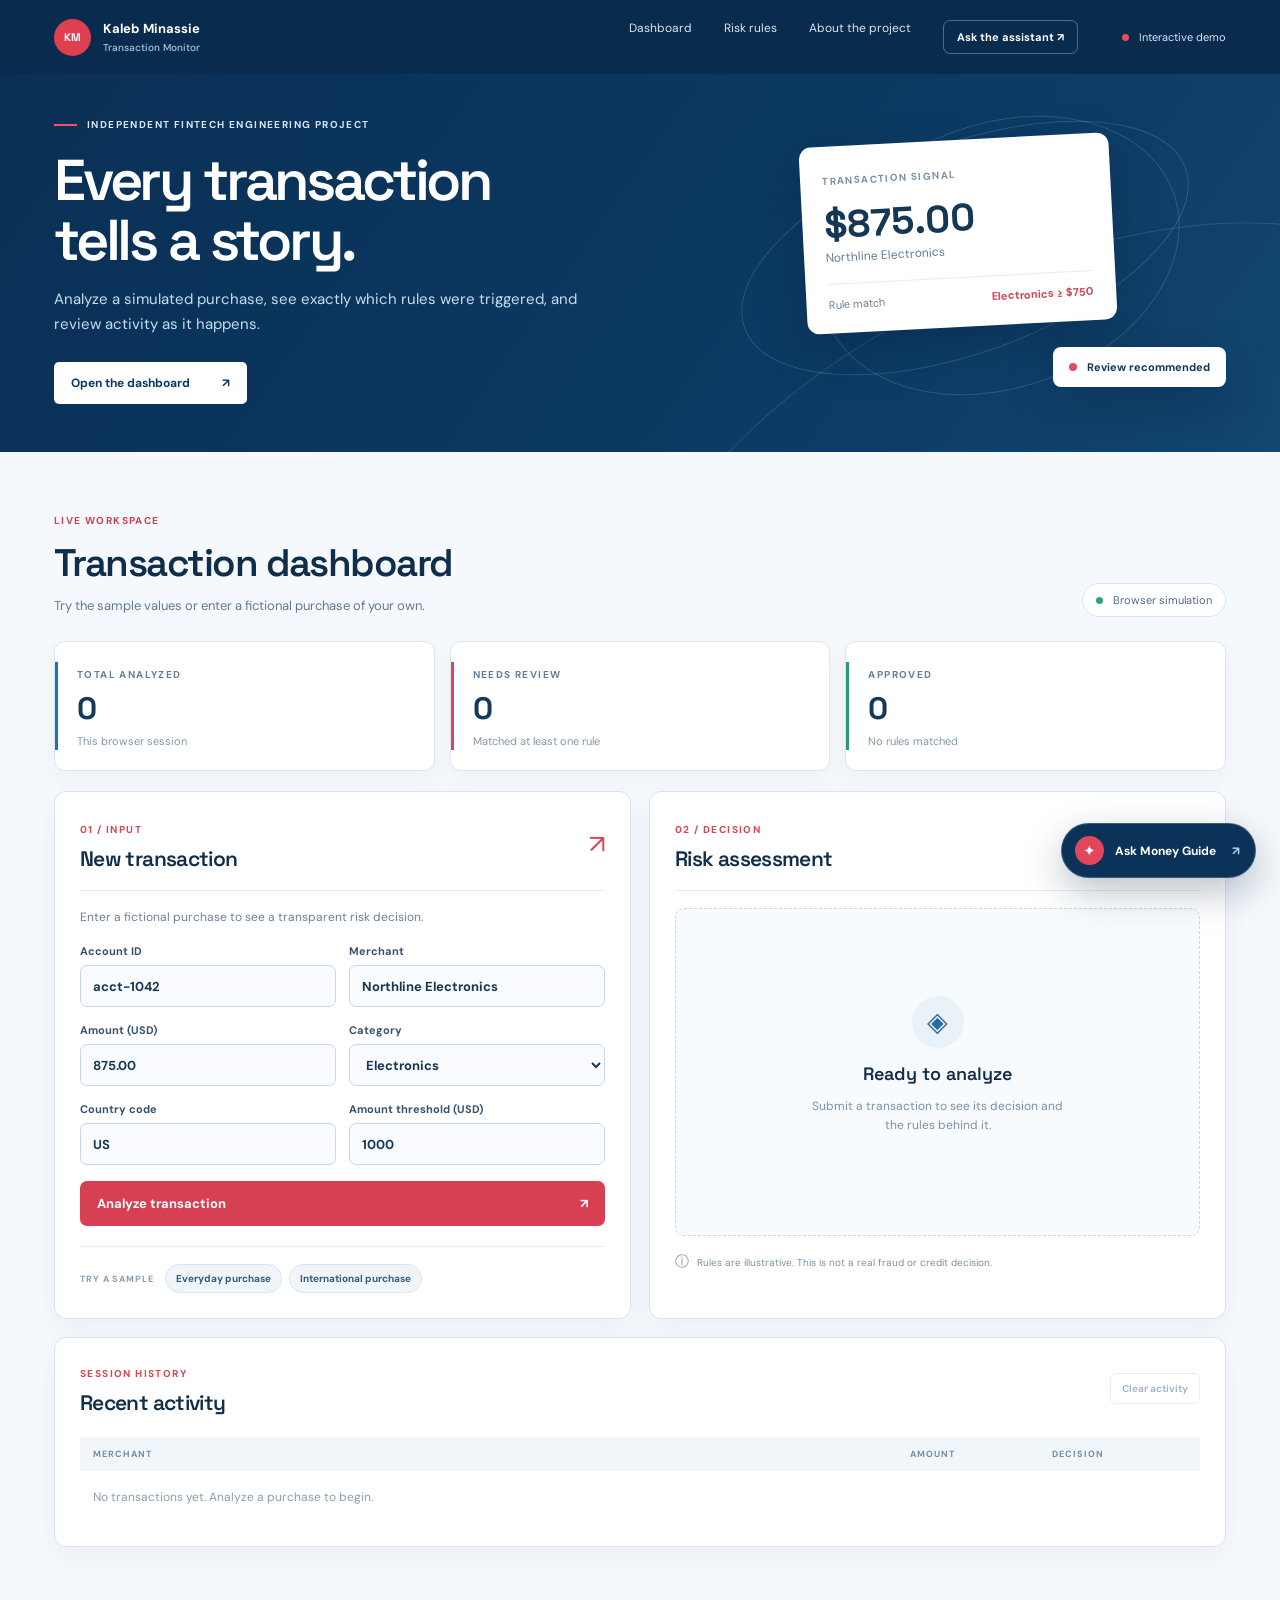
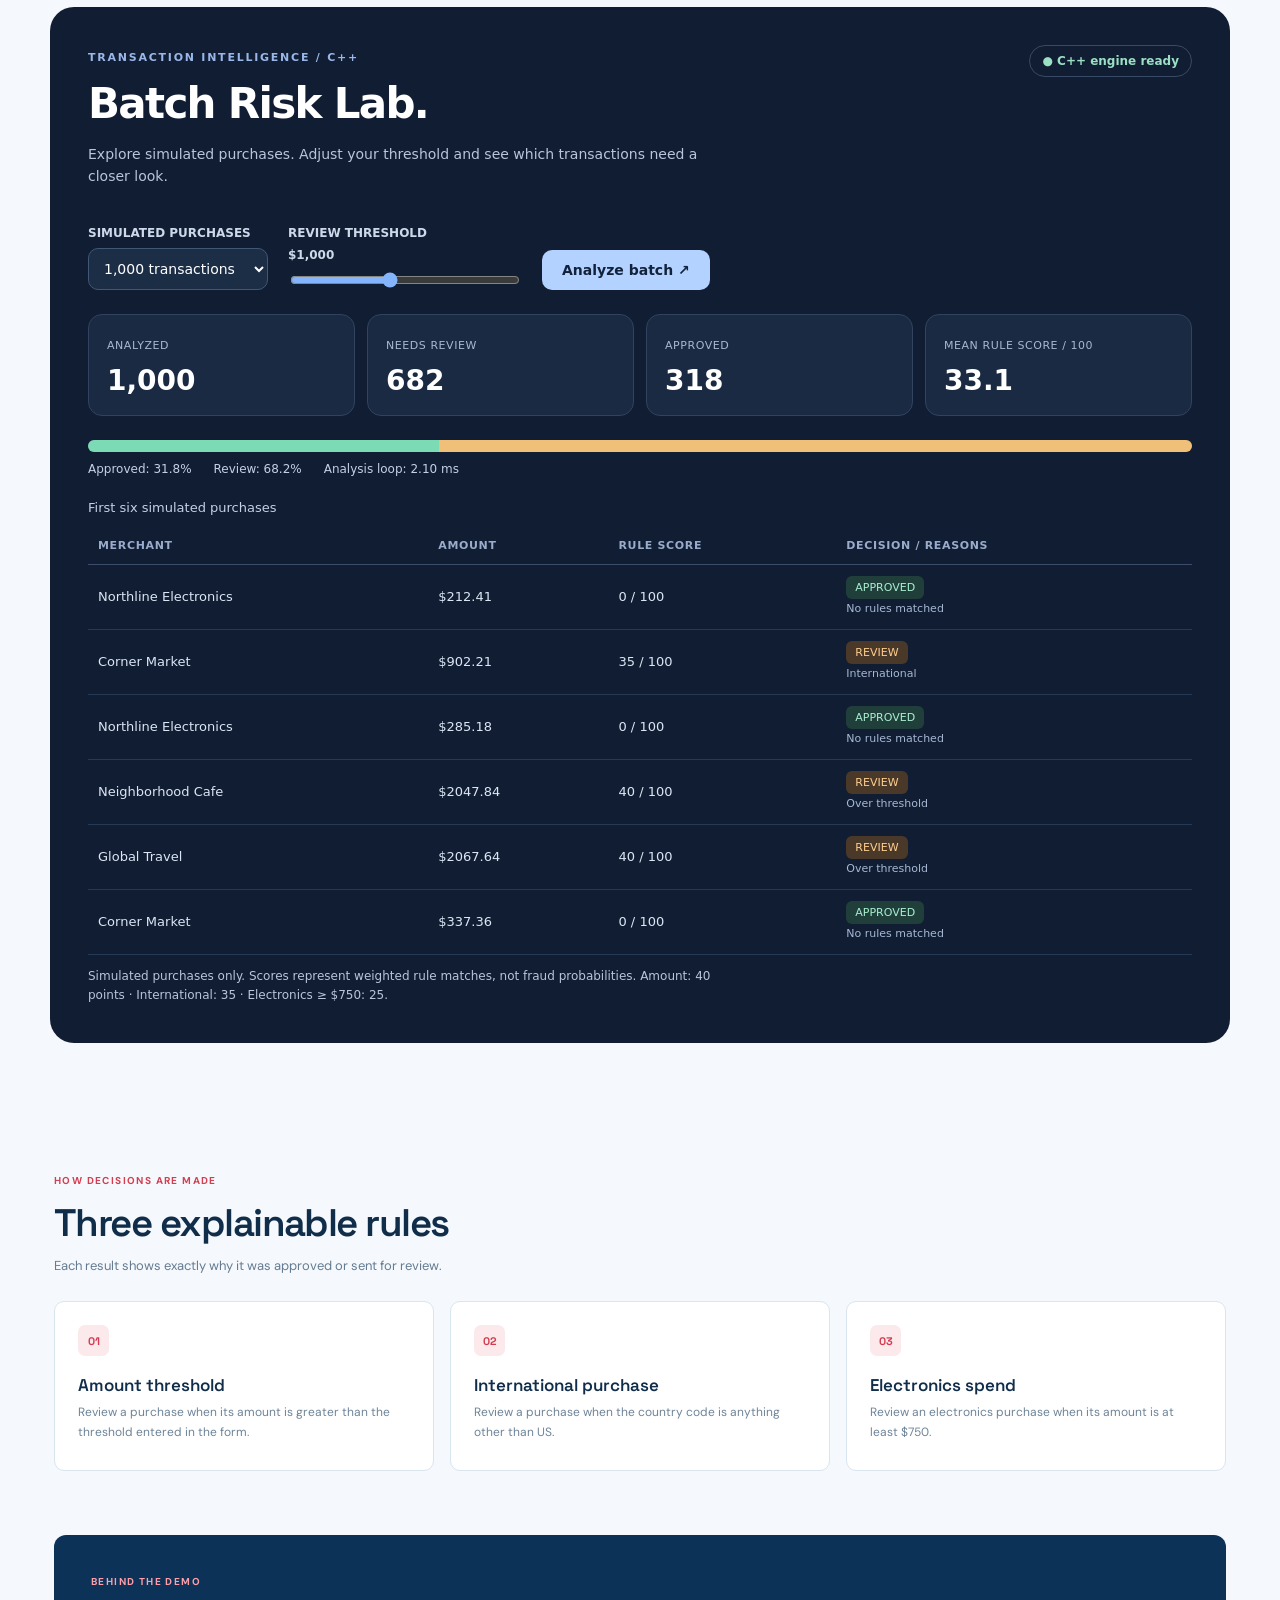
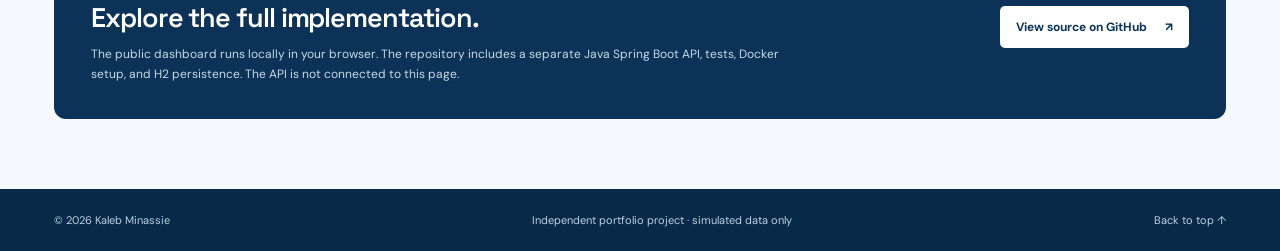
<file: index.html>
<!doctype html>
<html lang="en">
<link rel="stylesheet" href="risk-lab.css">
<script src="risk-lab.js" defer></script>
<head>
  <meta charset="utf-8">
  <meta name="viewport" content="width=device-width, initial-scale=1">
  <meta name="description" content="An independent transaction risk monitoring demo with transparent rules and an interactive activity dashboard.">
  <title>Transaction Monitor · Kaleb Minassie</title>
  <link rel="stylesheet" href="styles.css">
<script src="app.js?v=2" defer></script>
</head>
<body>
  <header class="site-header">
    <div class="header-inner">
      <a class="identity" href="#top" aria-label="Kaleb Minassie, back to top"><span class="identity-mark">KM</span><span>Kaleb Minassie<small>Transaction Monitor</small></span></a>
      <nav aria-label="Main navigation"><a href="#dashboard">Dashboard</a><a href="#rules">Risk rules</a><a href="#about">About the project</a><button class="nav-assistant" type="button" data-open-assistant>Ask the assistant ↗</button></nav>
      <span class="header-status"><span></span> Interactive demo</span>
    </div>
  </header>

  <main id="top">
    <section class="hero" aria-labelledby="hero-title">
      <div class="hero-inner">
        <div class="hero-copy">
          <div class="eyebrow"><span class="red-line"></span> INDEPENDENT FINTECH ENGINEERING PROJECT</div>
          <h1 id="hero-title">Every transaction<br><em>tells a story.</em></h1>
          <p>Analyze a simulated purchase, see exactly which rules were triggered, and review activity as it happens.</p>
          <a class="hero-link" href="#dashboard">Open the dashboard <span aria-hidden="true">↗</span></a>
        </div>
        <div class="hero-graphic" aria-hidden="true">
          <div class="orbit orbit-one"></div><div class="orbit orbit-two"></div>
          <div class="graphic-card graphic-main"><span class="graphic-kicker">TRANSACTION SIGNAL</span><div class="graphic-amount">$875.00</div><div class="graphic-merchant">Northline Electronics</div><div class="graphic-divider"></div><div class="graphic-row"><span>Rule match</span><strong>Electronics ≥ $750</strong></div></div>
          <div class="graphic-card graphic-decision"><span class="decision-dot"></span> Review recommended</div>
        </div>
      </div>
    </section>

    <section class="dashboard" id="dashboard" aria-labelledby="dashboard-title">
      <div class="section-heading"><div><span class="section-kicker">LIVE WORKSPACE</span><h2 id="dashboard-title">Transaction dashboard</h2><p>Try the sample values or enter a fictional purchase of your own.</p></div><span class="demo-pill"><span></span> Browser simulation</span></div>

      <div class="metrics" aria-label="Session summary">
        <div class="metric"><span class="metric-label">TOTAL ANALYZED</span><strong id="txn-count">0</strong><span class="metric-foot">This browser session</span></div>
        <div class="metric"><span class="metric-label">NEEDS REVIEW</span><strong id="flag-count">0</strong><span class="metric-foot">Matched at least one rule</span></div>
        <div class="metric"><span class="metric-label">APPROVED</span><strong id="approved-count">0</strong><span class="metric-foot">No rules matched</span></div>
      </div>

      <div class="workspace">
        <section class="panel input-panel" aria-labelledby="input-title">
          <div class="panel-heading"><div><span class="panel-step">01 / INPUT</span><h3 id="input-title">New transaction</h3></div><span class="panel-icon" aria-hidden="true">↗</span></div>
          <p class="panel-description">Enter a fictional purchase to see a transparent risk decision.</p>

          <form id="transaction-form">
            <div class="form-row">
              <label for="account">Account ID<input id="account" value="acct-1042" required maxlength="40"></label>
              <label for="merchant">Merchant<input id="merchant" value="Northline Electronics" required maxlength="80"></label>
            </div>
            <div class="form-row">
              <label for="amount">Amount (USD)<input id="amount" type="number" min="0.01" step="0.01" value="875.00" required></label>
              <label for="category">Category<select id="category"><option>Electronics</option><option>Groceries</option><option>Travel</option><option>Dining</option><option>Other</option></select></label>
            </div>
            <div class="form-row">
              <label for="country">Country code<input id="country" value="US" minlength="2" maxlength="2" pattern="[A-Za-z]{2}" title="Enter a two-letter country code" required></label>
              <label for="threshold">Amount threshold (USD)<input id="threshold" type="number" min="1" step="0.01" value="1000" required></label>
            </div>
            <button class="analyze-button" type="submit">Analyze transaction <span aria-hidden="true">↗</span></button>
          </form>

          <div class="sample-actions" aria-label="Try a sample"><span>TRY A SAMPLE</span><button type="button" data-sample="approved">Everyday purchase</button><button type="button" data-sample="international">International purchase</button></div>
        </section>

        <section class="panel decision-panel" aria-labelledby="decision-title">
          <div class="panel-heading"><div><span class="panel-step">02 / DECISION</span><h3 id="decision-title">Risk assessment</h3></div><span class="live-label"><i></i> LIVE RESULT</span></div>
          <div id="transaction-result" aria-live="polite" class="result-empty"><span class="empty-icon" aria-hidden="true">◈</span><strong>Ready to analyze</strong><p>Submit a transaction to see its decision and the rules behind it.</p></div>
          <div class="decision-note"><span aria-hidden="true">ⓘ</span> Rules are illustrative. This is not a real fraud or credit decision.</div>
        </section>
      </div>

      <section class="activity panel" aria-labelledby="activity-title">
        <div class="activity-heading"><div><span class="panel-step">SESSION HISTORY</span><h3 id="activity-title">Recent activity</h3></div><button id="clear-activity" type="button" disabled>Clear activity</button></div>
        <div class="activity-labels" aria-hidden="true"><span>MERCHANT</span><span>AMOUNT</span><span>DECISION</span></div>
        <div id="transaction-log" class="activity-log" aria-live="polite"><p class="activity-empty">No transactions yet. Analyze a purchase to begin.</p></div>
      </section>
    </section>

    <section class="rules-section" id="rules" aria-labelledby="rules-title">
      <div class="section-heading"><div><span class="section-kicker">HOW DECISIONS ARE MADE</span><h2 id="rules-title">Three explainable rules</h2><p>Each result shows exactly why it was approved or sent for review.</p></div></div>
      <div class="rules-grid">
        <article><span class="rule-number">01</span><h3>Amount threshold</h3><p>Review a purchase when its amount is greater than the threshold entered in the form.</p></article>
        <article><span class="rule-number">02</span><h3>International purchase</h3><p>Review a purchase when the country code is anything other than US.</p></article>
        <article><span class="rule-number">03</span><h3>Electronics spend</h3><p>Review an electronics purchase when its amount is at least $750.</p></article>
      </div>
    </section>

    <aside class="source-banner" id="about">
      <div><span class="section-kicker">BEHIND THE DEMO</span><h2>Explore the full implementation.</h2><p>The public dashboard runs locally in your browser. The repository includes a separate Java Spring Boot API, tests, Docker setup, and H2 persistence. The API is not connected to this page.</p></div>
      <a href="https://github.com/kaleb-minassie/transaction-monitor" target="_blank" rel="noopener noreferrer">View source on GitHub <span aria-hidden="true">↗</span></a>
    </aside>
  </main>

  <button id="assistant-launcher" class="assistant-launcher" type="button" data-open-assistant aria-controls="assistant-panel" aria-expanded="false"><span class="assistant-spark" aria-hidden="true">✦</span><span>Ask Money Guide</span><span class="launcher-arrow" aria-hidden="true">↗</span></button>
  <div id="assistant-backdrop" class="assistant-backdrop" hidden></div>

  <section id="assistant-panel" class="assistant-panel" role="dialog" aria-modal="true" aria-labelledby="assistant-title" hidden>
    <div class="assistant-top">
      <div class="assistant-topline"><span class="assistant-toplabel"><span class="assistant-topicon" aria-hidden="true">✦</span> TRANSACTION MONITOR / ASSISTANT</span><button id="assistant-close" class="assistant-close" type="button" aria-label="Close assistant">×</button></div>
      <div class="assistant-intro"><div><h2 id="assistant-title">Money Guide<span>.</span></h2><p>Clear answers for banking concepts and this demo.</p></div><span id="assistant-mode" class="assistant-mode">Demo guide</span></div>
    </div>

    <div id="assistant-messages" class="assistant-messages" role="log" aria-label="Assistant conversation" aria-live="polite" aria-relevant="additions text"></div>

    <div class="assistant-bottom">
      <div id="assistant-suggestions" class="assistant-suggestions" aria-label="Suggested questions"><button type="button" data-question="Why was this transaction flagged?">Why was it flagged?</button><button type="button" data-question="What is a transaction threshold?">What is a threshold?</button><button type="button" data-question="How does this demo work?">How does this work?</button></div>
      <form id="assistant-form"><label class="sr-only" for="assistant-input">Ask Money Guide</label><textarea id="assistant-input" rows="1" maxlength="500" placeholder="Ask a banking question…" required></textarea><button id="assistant-send" type="submit" aria-label="Send message">↑</button></form>
      <p class="assistant-footnote">Educational demo. No account access or live rates. Don’t enter real financial or personal information.</p>
    </div>
  </section>

  <footer><span>© 2026 Kaleb Minassie</span><span>Independent portfolio project · simulated data only</span><a href="#top">Back to top ↑</a></footer>
</body>
</html>
</file>
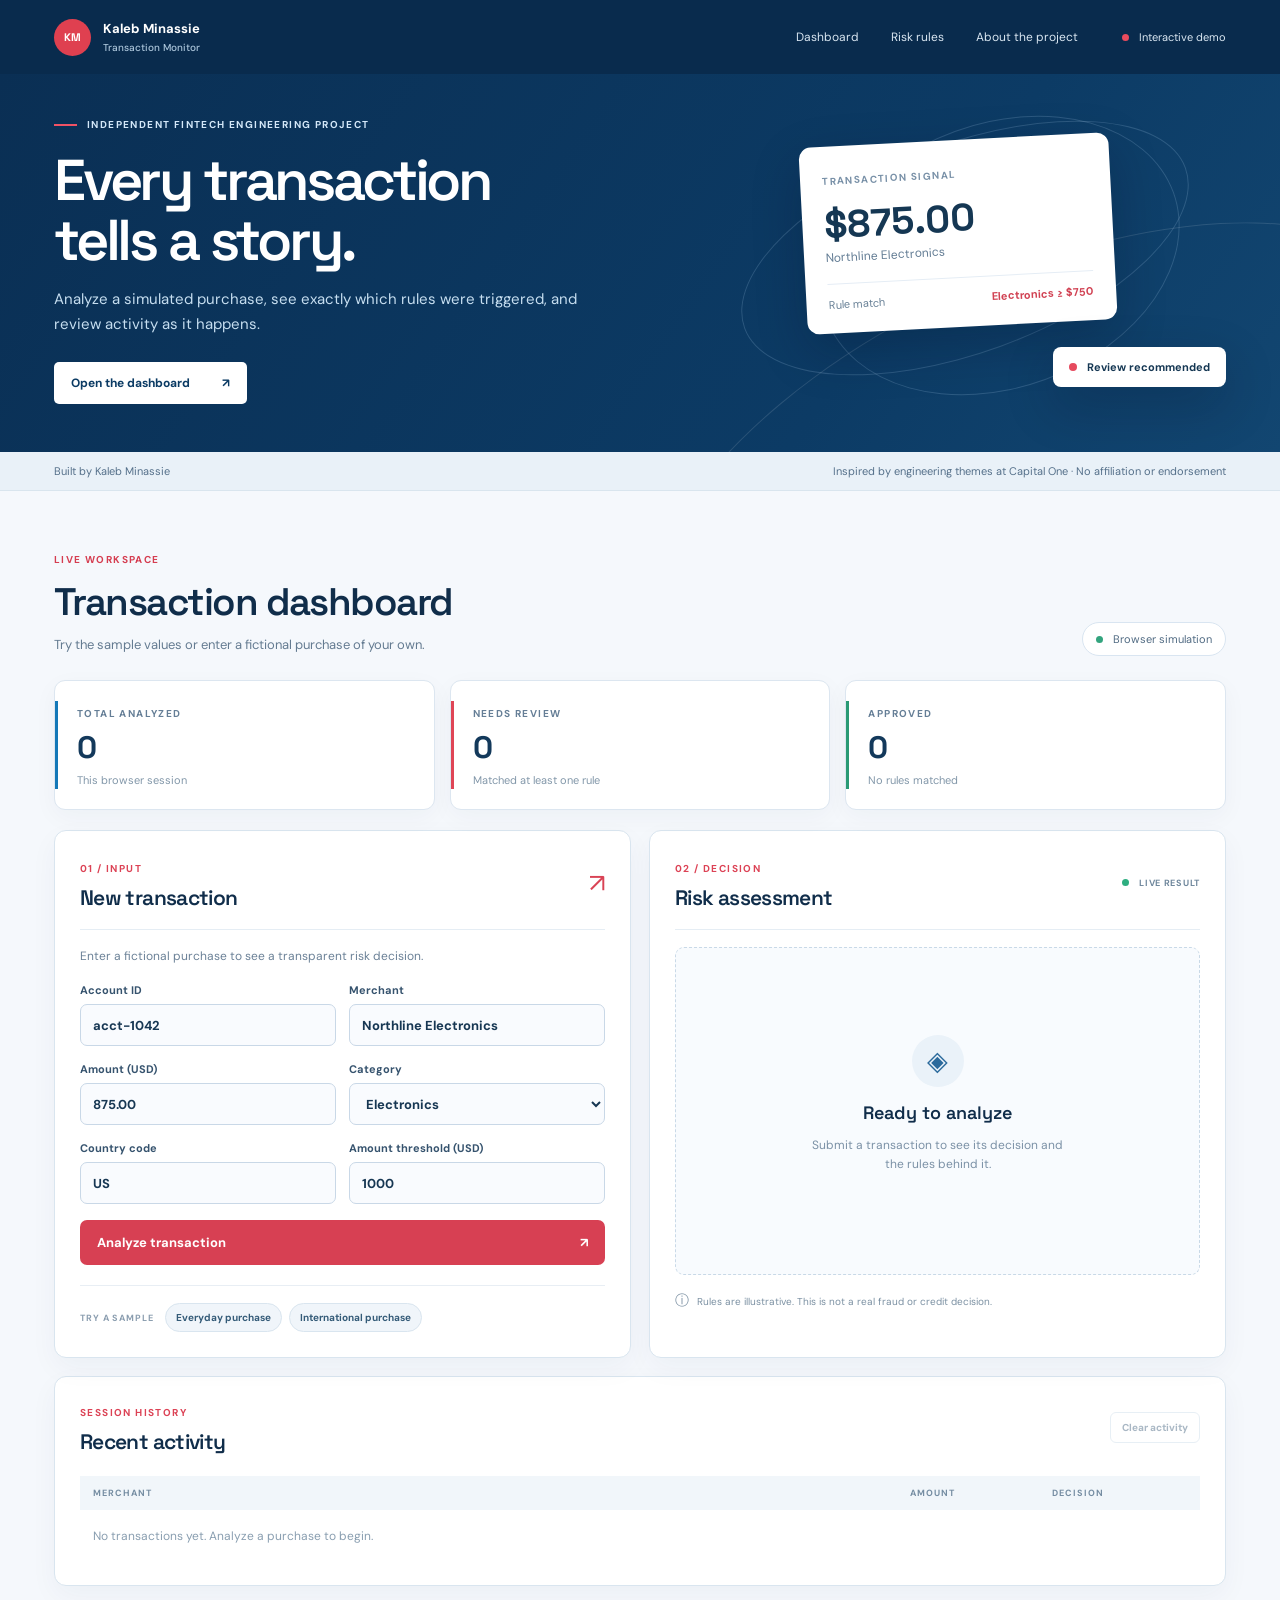
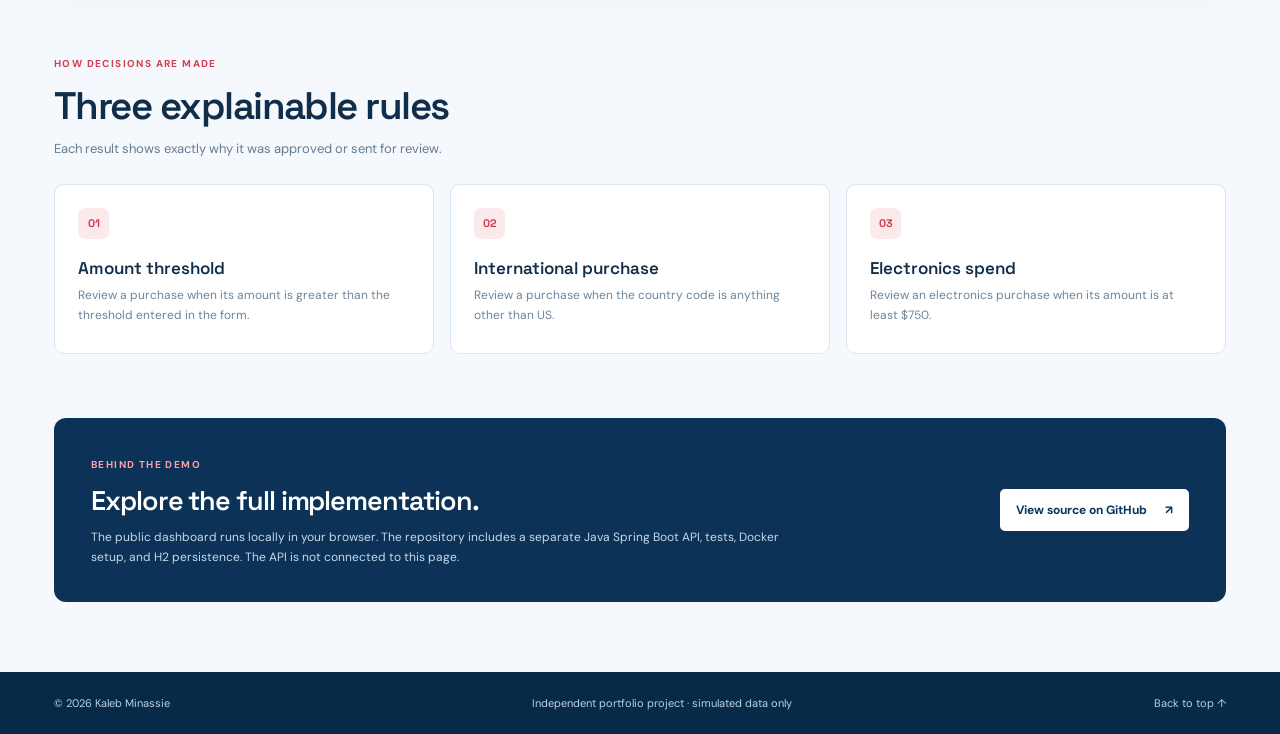
<file: site/index.html>
<!doctype html>
<html lang="en">
<head>
  <meta charset="utf-8">
  <meta name="viewport" content="width=device-width, initial-scale=1">
  <meta name="description" content="An independent transaction risk monitoring demo with transparent rules and an interactive activity dashboard.">
  <title>Transaction Monitor · Kaleb Minassie</title>
  <link rel="stylesheet" href="styles.css">
  <script src="app.js" defer></script>
</head>
<body>
  <header class="site-header">
    <div class="header-inner">
      <a class="identity" href="#top" aria-label="Kaleb Minassie, back to top">
        <span class="identity-mark">KM</span>
        <span>Kaleb Minassie<small>Transaction Monitor</small></span>
      </a>

      <nav aria-label="Main navigation">
        <a href="#dashboard">Dashboard</a>
        <a href="#rules">Risk rules</a>
        <a href="#about">About the project</a>
      </nav>

      <span class="header-status"><span></span> Interactive demo</span>
    </div>
  </header>

  <main id="top">
    <!-- This is an independent simulation, not a bank product. -->
    <section class="hero" aria-labelledby="hero-title">
      <div class="hero-inner">
        <div class="hero-copy">
          <div class="eyebrow">
            <span class="red-line"></span>
            INDEPENDENT FINTECH ENGINEERING PROJECT
          </div>

          <h1 id="hero-title">Every transaction<br><em>tells a story.</em></h1>

          <p>
            Analyze a simulated purchase, see exactly which rules were triggered,
            and review activity as it happens.
          </p>

          <a class="hero-link" href="#dashboard">
            Open the dashboard <span aria-hidden="true">↗</span>
          </a>
        </div>

        <div class="hero-graphic" aria-hidden="true">
          <div class="orbit orbit-one"></div>
          <div class="orbit orbit-two"></div>

          <div class="graphic-card graphic-main">
            <span class="graphic-kicker">TRANSACTION SIGNAL</span>
            <div class="graphic-amount">$875.00</div>
            <div class="graphic-merchant">Northline Electronics</div>
            <div class="graphic-divider"></div>
            <div class="graphic-row">
              <span>Rule match</span>
              <strong>Electronics ≥ $750</strong>
            </div>
          </div>

          <div class="graphic-card graphic-decision">
            <span class="decision-dot"></span>
            Review recommended
          </div>
        </div>
      </div>
    </section>

    <div class="context-bar">
      <span>Built by Kaleb Minassie</span>
      <span>Inspired by engineering themes at Capital One · No affiliation or endorsement</span>
    </div>

    <section class="dashboard" id="dashboard" aria-labelledby="dashboard-title">
      <div class="section-heading">
        <div>
          <span class="section-kicker">LIVE WORKSPACE</span>
          <h2 id="dashboard-title">Transaction dashboard</h2>
          <p>Try the sample values or enter a fictional purchase of your own.</p>
        </div>
        <span class="demo-pill"><span></span> Browser simulation</span>
      </div>

      <!-- The summary updates after every submission. -->
      <div class="metrics" aria-label="Session summary">
        <div class="metric">
          <span class="metric-label">TOTAL ANALYZED</span>
          <strong id="txn-count">0</strong>
          <span class="metric-foot">This browser session</span>
        </div>
        <div class="metric">
          <span class="metric-label">NEEDS REVIEW</span>
          <strong id="flag-count">0</strong>
          <span class="metric-foot">Matched at least one rule</span>
        </div>
        <div class="metric">
          <span class="metric-label">APPROVED</span>
          <strong id="approved-count">0</strong>
          <span class="metric-foot">No rules matched</span>
        </div>
      </div>

      <div class="workspace">
        <section class="panel input-panel" aria-labelledby="input-title">
          <div class="panel-heading">
            <div>
              <span class="panel-step">01 / INPUT</span>
              <h3 id="input-title">New transaction</h3>
            </div>
            <span class="panel-icon" aria-hidden="true">↗</span>
          </div>

          <p class="panel-description">
            Enter a fictional purchase to see a transparent risk decision.
          </p>

          <form id="transaction-form">
            <div class="form-row">
              <label for="account">
                Account ID
                <input id="account" value="acct-1042" required maxlength="40">
              </label>

              <label for="merchant">
                Merchant
                <input id="merchant" value="Northline Electronics" required maxlength="80">
              </label>
            </div>

            <div class="form-row">
              <label for="amount">
                Amount (USD)
                <input id="amount" type="number" min="0.01" step="0.01"
                       value="875.00" required>
              </label>

              <label for="category">
                Category
                <select id="category">
                  <option>Electronics</option>
                  <option>Groceries</option>
                  <option>Travel</option>
                  <option>Dining</option>
                  <option>Other</option>
                </select>
              </label>
            </div>

            <div class="form-row">
              <label for="country">
                Country code
                <input id="country" value="US" minlength="2" maxlength="2"
                       pattern="[A-Za-z]{2}"
                       title="Enter a two-letter country code" required>
              </label>

              <label for="threshold">
                Amount threshold (USD)
                <input id="threshold" type="number" min="1" step="0.01"
                       value="1000" required>
              </label>
            </div>

            <button class="analyze-button" type="submit">
              Analyze transaction <span aria-hidden="true">↗</span>
            </button>
          </form>

          <div class="sample-actions" aria-label="Try a sample">
            <span>TRY A SAMPLE</span>
            <button type="button" data-sample="approved">Everyday purchase</button>
            <button type="button" data-sample="international">International purchase</button>
          </div>
        </section>

        <section class="panel decision-panel" aria-labelledby="decision-title">
          <div class="panel-heading">
            <div>
              <span class="panel-step">02 / DECISION</span>
              <h3 id="decision-title">Risk assessment</h3>
            </div>
            <span class="live-label"><i></i> LIVE RESULT</span>
          </div>

          <div id="transaction-result" aria-live="polite" class="result-empty">
            <span class="empty-icon" aria-hidden="true">◈</span>
            <strong>Ready to analyze</strong>
            <p>Submit a transaction to see its decision and the rules behind it.</p>
          </div>

          <div class="decision-note">
            <span aria-hidden="true">ⓘ</span>
            Rules are illustrative. This is not a real fraud or credit decision.
          </div>
        </section>
      </div>

      <section class="activity panel" aria-labelledby="activity-title">
        <div class="activity-heading">
          <div>
            <span class="panel-step">SESSION HISTORY</span>
            <h3 id="activity-title">Recent activity</h3>
          </div>
          <button id="clear-activity" type="button" disabled>Clear activity</button>
        </div>

        <div class="activity-labels" aria-hidden="true">
          <span>MERCHANT</span>
          <span>AMOUNT</span>
          <span>DECISION</span>
        </div>

        <div id="transaction-log" class="activity-log" aria-live="polite">
          <p class="activity-empty">No transactions yet. Analyze a purchase to begin.</p>
        </div>
      </section>
    </section>

    <section class="rules-section" id="rules" aria-labelledby="rules-title">
      <div class="section-heading">
        <div>
          <span class="section-kicker">HOW DECISIONS ARE MADE</span>
          <h2 id="rules-title">Three explainable rules</h2>
          <p>Each result shows exactly why it was approved or sent for review.</p>
        </div>
      </div>

      <div class="rules-grid">
        <article>
          <span class="rule-number">01</span>
          <h3>Amount threshold</h3>
          <p>Review a purchase when its amount is greater than the threshold entered in the form.</p>
        </article>
        <article>
          <span class="rule-number">02</span>
          <h3>International purchase</h3>
          <p>Review a purchase when the country code is anything other than US.</p>
        </article>
        <article>
          <span class="rule-number">03</span>
          <h3>Electronics spend</h3>
          <p>Review an electronics purchase when its amount is at least $750.</p>
        </article>
      </div>
    </section>

    <aside class="source-banner" id="about">
      <div>
        <span class="section-kicker">BEHIND THE DEMO</span>
        <h2>Explore the full implementation.</h2>
        <p>
          The public dashboard runs locally in your browser. The repository
          includes a separate Java Spring Boot API, tests, Docker setup, and H2
          persistence. The API is not connected to this page.
        </p>
      </div>

      <a href="https://github.com/kaleb-minassie/transaction-monitor"
         target="_blank" rel="noopener noreferrer">
        View source on GitHub <span aria-hidden="true">↗</span>
      </a>
    </aside>
  </main>

  <footer>
    <span>© 2026 Kaleb Minassie</span>
    <span>Independent portfolio project · simulated data only</span>
    <a href="#top">Back to top ↑</a>
  </footer>
</body>
</html>
</file>
<file: risk-lab.css>
.risk-lab {
  margin: 60px auto;
  max-width: 1180px;
  padding: 38px;
  background: #111d32;
  color: #f4f7fb;
  border-radius: 24px;
  box-sizing: border-box;
  overflow: hidden;
}

.risk-lab * {
  box-sizing: border-box;
}

.risk-lab .lab-top {
  display: flex;
  flex-wrap: wrap;
  gap: 20px;
  justify-content: space-between;
  align-items: flex-start;
}

.risk-lab .lab-kicker {
  font: 700 11px/1.5 system-ui;
  letter-spacing: 0.16em;
  color: #99b7e9;
}

.risk-lab h2 {
  font: 600 clamp(28px, 4vw, 42px)/1.2 system-ui;
  margin: 12px 0;
  letter-spacing: -0.04em;
  color: #fff;
}

.risk-lab p {
  font: 400 14px/1.6 system-ui;
  color: #b8c5dc;
  max-width: 650px;
}

.risk-lab .lab-status {
  border: 1px solid #384a65;
  padding: 8px 12px;
  border-radius: 999px;
  color: #9bdfc4;
  font: 600 12px system-ui;
}

.risk-lab .lab-controls {
  display: flex;
  gap: 20px;
  flex-wrap: wrap;
  align-items: flex-end;
  margin: 24px 0;
}

.risk-lab label {
  display: grid;
  gap: 8px;
  font: 600 12px system-ui;
  color: #cdd8eb;
}

.risk-lab select {
  width: 180px;
  border: 1px solid #425775;
  border-radius: 10px;
  background: #1c2d46;
  color: white;
  padding: 11px;
  font: 14px system-ui;
}

.risk-lab input[type="range"] {
  width: 230px;
  accent-color: #83b4fc;
}

.risk-lab button {
  border: 0;
  padding: 12px 20px;
  border-radius: 10px;
  color: #12223b;
  background: #b4d2ff;
  font: 700 14px system-ui;
  cursor: pointer;
}

.risk-lab button:disabled {
  opacity: 0.5;
  cursor: wait;
}

.risk-lab :focus-visible {
  outline: 3px solid #f5d38a;
  outline-offset: 4px;
}

.risk-lab .lab-stats {
  display: grid;
  grid-template-columns: repeat(4, 1fr);
  gap: 12px;
  margin: 24px 0;
}

.risk-lab .lab-stat {
  background: #1a2a42;
  border: 1px solid #31435f;
  border-radius: 14px;
  padding: 18px;
}

.risk-lab .lab-stat span {
  color: #a7b8d3;
  font: 11px system-ui;
  letter-spacing: 0.05em;
}

.risk-lab .lab-stat strong {
  display: block;
  font: 600 28px system-ui;
  margin-top: 10px;
  color: #fff;
}

.risk-lab .lab-spectrum {
  display: flex;
  height: 12px;
  border-radius: 999px;
  overflow: hidden;
  background: #31435f;
}

.risk-lab .lab-clear {
  background: #7cdbb4;
  transition: width 0.3s;
}

.risk-lab .lab-review {
  background: #f0bf78;
  transition: width 0.3s;
}

.risk-lab .lab-legend {
  display: flex;
  flex-wrap: wrap;
  gap: 22px;
  font: 12px system-ui;
  color: #c3d1e6;
  margin: 10px 0 24px;
}

.risk-lab .lab-table-wrap {
  overflow-x: auto;
}

.risk-lab table {
  border-collapse: collapse;
  width: 100%;
  min-width: 500px;
  text-align: left;
  font: 13px system-ui;
}

.risk-lab caption {
  text-align: left;
  padding-bottom: 12px;
  color: #c3d1e6;
}

.risk-lab th {
  color: #9aaccc;
  font-size: 11px;
  letter-spacing: 0.06em;
  padding: 12px 10px;
  border-bottom: 1px solid #3b4d6a;
}

.risk-lab td {
  padding: 14px 10px;
  border-bottom: 1px solid #263a56;
  color: #dbe5f5;
}

.risk-lab .lab-pill {
  font-size: 11px;
  padding: 5px 9px;
  border-radius: 6px;
  background: #203f3b;
  color: #a8eed0;
  white-space: nowrap;
}

.risk-lab .lab-pill.review {
  background: #4a3929;
  color: #ffce90;
}

.risk-lab .lab-reasons {
  font-size: 11px;
  margin-top: 8px;
  color: #a7b8d3;
}

.risk-lab .lab-note {
  font-size: 12px;
  margin-bottom: 0;
}

@media (max-width: 640px) {
  .risk-lab {
    margin: 32px 16px;
    padding: 24px 18px;
  }

  .risk-lab .lab-stats {
    grid-template-columns: repeat(2, 1fr);
  }

  .risk-lab .lab-controls {
    align-items: stretch;
  }

  .risk-lab button {
    width: 100%;
  }
}
</file>
<file: styles.css>
@import url('https://fonts.googleapis.com/css2?family=DM+Sans:wght@400;500;600;700&family=Space+Grotesk:wght@500;600;700&display=swap');

/* Transaction Monitor dashboard */
:root{font-family:'DM Sans',Arial,sans-serif;color:#102d4a;background:#f5f8fc;font-synthesis:none;scroll-behavior:smooth}
*{box-sizing:border-box}
body{margin:0;background:#f5f8fc}
button,input,select{font:inherit}
a{color:inherit}
button{cursor:pointer}
:focus-visible{outline:3px solid #6ca6e5;outline-offset:3px}
.site-header{background:#092b4d;color:#fff}
.header-inner{max-width:1220px;height:74px;margin:auto;padding:0 24px;display:flex;align-items:center;gap:44px}
.identity{display:flex;align-items:center;gap:12px;text-decoration:none;font-size:13px;font-weight:700;white-space:nowrap}
.identity small{display:block;margin-top:4px;font-size:10px;font-weight:500;color:#adc7dc}
.identity-mark{width:37px;height:37px;display:grid;place-items:center;background:#df4050;border-radius:50%;color:#fff;font:700 11px 'Space Grotesk',sans-serif}
.site-header nav{display:flex;gap:32px;margin-left:auto}
.site-header nav a{font-size:12px;color:#d9e6f1;text-decoration:none}
.site-header nav a:hover{color:#fff;text-decoration:underline}
.header-status{font-size:11px;color:#dbe8f3;white-space:nowrap}
.header-status span,.demo-pill span,.live-label i{display:inline-block;width:7px;height:7px;background:#e94b5d;border-radius:50%;margin-right:7px}
.hero{position:relative;overflow:hidden;background:linear-gradient(125deg,#0a2f54,#0c3b65 68%,#124671);color:#fff}
.hero::after{content:'';position:absolute;inset:auto -15% -245px 48%;height:420px;border:1px solid rgba(255,255,255,.12);border-radius:50%;transform:rotate(-25deg)}
.hero-inner{max-width:1220px;min-height:340px;margin:auto;padding:44px 24px 48px;display:grid;grid-template-columns:1.15fr .85fr;align-items:center;gap:28px}
.hero-copy{position:relative;z-index:1}
.eyebrow,.section-kicker,.panel-step,.metric-label,.graphic-kicker{font-size:10px;font-weight:700;letter-spacing:.14em}
.eyebrow{display:flex;align-items:center;gap:10px;color:#d4e8f9}
.red-line{width:23px;height:2px;background:#f05265}
.hero h1{font:600 clamp(43px,4.5vw,65px)/1.04 'Space Grotesk',sans-serif;letter-spacing:-.055em;margin:20px 0 16px}
.hero h1 em{font-style:normal;color:#fff}
.hero-copy p{max-width:570px;color:#c6def0;font-size:15px;line-height:1.7;margin:0 0 24px}
.hero-link{display:inline-flex;align-items:center;gap:32px;background:#fff;color:#0b3b64;text-decoration:none;font-size:12px;font-weight:700;padding:13px 17px;border-radius:5px}
.hero-link:hover{background:#edf5fb}
.hero-graphic{min-height:265px;position:relative}
.orbit{position:absolute;border:1px solid rgba(188,221,247,.18);border-radius:50%;transform:rotate(-20deg)}
.orbit-one{width:470px;height:210px;top:15px;left:-10px}
.orbit-two{width:370px;height:265px;top:-5px;left:75px}
.graphic-card{position:absolute;background:#fff;color:#153753;box-shadow:0 18px 50px rgba(0,15,36,.23)}
.graphic-main{z-index:1;width:310px;top:12px;left:13%;padding:22px;border-radius:12px;transform:rotate(-3deg)}
.graphic-kicker{color:#7890a7}
.graphic-amount{font:700 38px 'Space Grotesk',sans-serif;margin:11px 0 1px}
.graphic-merchant{font-size:12px;color:#617b93}
.graphic-divider{height:1px;background:#e5edf5;margin:18px 0 13px}
.graphic-row{display:flex;justify-content:space-between;gap:8px;font-size:11px;color:#688096}
.graphic-row strong{color:#d14253;font-weight:700}
.graphic-decision{z-index:2;right:0;bottom:6px;padding:13px 16px;border-radius:8px;font-size:11px;font-weight:700}
.decision-dot{display:inline-block;width:8px;height:8px;background:#e64a5e;border-radius:50%;margin-right:7px}
.context-bar{background:#e9f1f8;border-bottom:1px solid #d9e5ee;color:#55708a;padding:12px max(24px,calc((100vw - 1172px)/2));font-size:11px;display:flex;justify-content:space-between;gap:20px}
.dashboard,.rules-section{max-width:1220px;margin:auto;padding:56px 24px 0}
.section-heading{display:flex;justify-content:space-between;align-items:end;gap:20px;margin-bottom:24px}
.section-kicker{color:#d53d50}
.section-heading h2{font:600 clamp(27px,3vw,39px) 'Space Grotesk',sans-serif;letter-spacing:-.04em;margin:9px 0}
.section-heading p{color:#647b91;font-size:13px;margin:0;line-height:1.6}
.demo-pill{background:#fff;border:1px solid #d9e5f1;border-radius:100px;padding:9px 13px;color:#516b83;font-size:11px;white-space:nowrap}
.demo-pill span{background:#33a47e}
.metrics{display:grid;grid-template-columns:repeat(3,1fr);gap:15px;margin-bottom:20px}
.metric{position:relative;background:#fff;border:1px solid #dce6f0;border-radius:11px;min-height:121px;padding:20px 22px;box-shadow:0 7px 24px rgba(14,49,82,.04)}
.metric::before{content:'';position:absolute;left:0;top:20px;bottom:20px;width:3px;background:#1478b8}
.metric:nth-child(2)::before{background:#df4556}
.metric:nth-child(3)::before{background:#2a9a75}
.metric-label{color:#657e96}
.metric strong{display:block;font:700 31px 'Space Grotesk',sans-serif;color:#13395b;margin:5px 0 1px}
.metric-foot{font-size:11px;color:#8297a9}
.workspace{display:grid;grid-template-columns:1fr 1fr;gap:18px}
.panel{background:#fff;border:1px solid #d9e5ef;border-radius:12px;box-shadow:0 10px 28px rgba(18,52,83,.045)}
.input-panel,.decision-panel{min-width:0;padding:25px}
.panel-heading{display:flex;justify-content:space-between;align-items:center;border-bottom:1px solid #e5edf4;padding-bottom:18px;margin-bottom:17px}
.panel-step{color:#dc4255}
.panel-heading h3,.activity-heading h3{font:600 21px 'Space Grotesk',sans-serif;letter-spacing:-.03em;margin:7px 0 0}
.panel-icon{color:#d94355;font-size:26px}
.panel-description{font-size:12px;line-height:1.55;color:#6b8197;margin:0 0 18px}
.form-row{display:grid;grid-template-columns:1fr 1fr;gap:13px}
.input-panel label{display:block;color:#36536e;font-size:11px;font-weight:700;margin-bottom:16px}
.input-panel input,.input-panel select{display:block;width:100%;height:42px;margin-top:7px;border:1px solid #c9d8e7;border-radius:7px;background:#f9fbfe;color:#173753;padding:0 12px;font-size:13px;outline:none}
.input-panel input:focus,.input-panel select:focus{border-color:#3788c0;box-shadow:0 0 0 3px #e4f1fa}
.analyze-button{width:100%;display:flex;align-items:center;justify-content:space-between;border:0;border-radius:7px;background:#d74053;color:#fff;padding:14px 17px;font-size:13px;font-weight:700}
.analyze-button:hover{background:#b92b3f}
.sample-actions{display:flex;align-items:center;flex-wrap:wrap;gap:7px;margin-top:20px;padding-top:17px;border-top:1px solid #e8eef4}
.sample-actions span{color:#8a9daf;font-size:9px;font-weight:700;letter-spacing:.1em;margin-right:4px}
.sample-actions button{background:#f0f5fa;border:1px solid #d9e5ef;border-radius:100px;color:#345b78;padding:7px 10px;font-size:10px;font-weight:700}
.sample-actions button:hover{background:#e4f0f9}
.live-label{font-size:9px;font-weight:700;letter-spacing:.08em;color:#6f879c}
.live-label i{background:#2eae80}
.result-empty{min-height:328px;border:1px dashed #c9d9e7;border-radius:9px;background:#f8fbfe;display:flex;flex-direction:column;align-items:center;justify-content:center;text-align:center;padding:24px}
.empty-icon{width:52px;height:52px;display:grid;place-items:center;border-radius:50%;background:#eaf2f9;color:#2b6a9c;font-size:27px;margin-bottom:14px}
.result-empty strong{font:600 18px 'Space Grotesk',sans-serif}
.result-empty p{font-size:12px;color:#7b91a6;line-height:1.6;max-width:260px}
.decision-note{font-size:10px;color:#7b90a2;margin-top:15px;line-height:1.5}
.decision-note span{font-size:14px;margin-right:5px}
.result-card{min-height:328px;border:1px solid #dce7f0;border-radius:9px;background:#fbfdff;padding:22px}
.result-head{display:flex;align-items:center;justify-content:space-between;gap:10px}
.badge{display:inline-flex;align-items:center;border-radius:100px;padding:8px 11px;font-size:10px;font-weight:700;letter-spacing:.07em}
.badge.ok{background:#dcf3e9;color:#176a4e}
.badge.warn{background:#ffebed;color:#b4293d}
.result-time{font-size:10px;color:#91a2b1}
.result-amount{font:700 38px 'Space Grotesk',sans-serif;margin:22px 0 3px;color:#123b5d}
.result-merchant{font-size:13px;font-weight:700;margin:0 0 5px}
.result-meta{font-size:11px;color:#71869b;margin:0 0 18px}
.result-rule-title{border-top:1px solid #e5edf4;padding-top:15px;color:#688096;font-size:10px;font-weight:700;letter-spacing:.1em}
.reasons{margin:9px 0 0;padding-left:18px;color:#3c5a73;font-size:12px;line-height:1.75}
.no-reasons{font-size:12px;color:#32765e}
.activity{margin-top:18px;padding:23px 25px}
.activity-heading{display:flex;align-items:center;justify-content:space-between;margin-bottom:21px}
.activity-heading button{border:1px solid #ccdce9;background:#fff;color:#42627e;border-radius:6px;padding:8px 11px;font-size:10px;font-weight:700}
.activity-heading button:hover:not(:disabled){background:#eff5fa}
.activity-heading button:disabled{opacity:.45;cursor:not-allowed}
.activity-labels,.activity-row{display:grid;grid-template-columns:1fr 130px 135px;gap:12px;align-items:center}
.activity-labels{background:#f1f6fa;color:#758da2;font-size:9px;font-weight:700;letter-spacing:.11em;padding:11px 13px}
.activity-row{padding:13px;border-bottom:1px solid #e8eef4;font-size:12px;color:#244561}
.activity-row:last-child{border-bottom:0}
.activity-row strong{display:block;font-size:12px}
.activity-row small{display:block;color:#8196a9;margin-top:3px;font-size:10px}
.activity-row .status-text{font-weight:700}
.status-text.review{color:#c1384b}
.status-text.approved{color:#20805e}
.activity-empty{padding:18px 13px;margin:0;color:#899eb0;font-size:12px}
.rules-section{padding-top:65px;padding-bottom:64px}
.rules-grid{display:grid;grid-template-columns:repeat(3,1fr);gap:16px}
.rules-grid article{border:1px solid #d9e5ef;background:#fff;border-radius:10px;padding:23px;min-height:170px}
.rule-number{display:inline-grid;place-items:center;width:31px;height:31px;border-radius:7px;background:#fce9eb;color:#d33b50;font:700 11px 'Space Grotesk',sans-serif}
.rules-grid h3{font:600 17px 'Space Grotesk',sans-serif;margin:18px 0 7px}
.rules-grid p{font-size:12px;line-height:1.65;color:#6d8498;margin:0}
.source-banner{max-width:1172px;margin:0 auto 70px;background:#0c3357;color:#fff;border-radius:12px;padding:34px 37px;display:flex;align-items:center;justify-content:space-between;gap:30px}
.source-banner .section-kicker{color:#ff9fab}
.source-banner h2{font:600 27px 'Space Grotesk',sans-serif;letter-spacing:-.04em;margin:10px 0}
.source-banner p{max-width:700px;color:#c7d9e8;font-size:12px;line-height:1.65;margin:0}
.source-banner a{flex:none;display:inline-flex;gap:18px;align-items:center;background:#fff;border-radius:5px;color:#0b3458;padding:13px 16px;text-decoration:none;font-size:12px;font-weight:700}
.source-banner a:hover{background:#e8f2fa}
footer{background:#082a49;color:#bcd1e2;padding:24px max(24px,calc((100vw - 1172px)/2));display:flex;justify-content:space-between;gap:20px;font-size:11px}
footer a{text-decoration:none}
@media(max-width:960px){.site-header nav{display:none}.header-status{margin-left:auto}.hero-inner{grid-template-columns:1fr .75fr}.graphic-main{left:0}.graphic-decision{right:0}}
@media(max-width:760px){.header-inner{height:66px;padding:0 18px}.header-status{display:none}.hero-inner{display:block;padding:46px 18px 35px;min-height:0}.hero-graphic{display:none}.hero h1{font-size:47px}.context-bar{display:block;padding:11px 18px}.context-bar span{display:block;margin:4px 0}.dashboard,.rules-section{padding-left:18px;padding-right:18px}.section-heading{display:block}.demo-pill{display:inline-flex;margin-top:17px}.metrics{gap:8px}.metric{padding:15px;min-height:112px}.metric strong{font-size:25px}.metric-label{font-size:8px}.metric-foot{font-size:9px}.workspace,.rules-grid{grid-template-columns:1fr}.input-panel,.decision-panel{padding:20px}.result-empty,.result-card{min-height:250px}.source-banner{margin:0 18px 50px;padding:26px;display:block}.source-banner a{margin-top:22px;width:max-content;max-width:100%}footer{display:block;padding:23px 18px}footer span,footer a{display:block;margin:7px 0}}
@media(max-width:440px){.hero h1{font-size:41px}.form-row{gap:9px}.input-panel input,.input-panel select{font-size:12px}.activity-labels,.activity-row{grid-template-columns:1fr 75px 70px;gap:5px}.activity-row{font-size:10px}.activity-row strong{font-size:11px}.activity-row small{font-size:9px}.activity-heading h3{font-size:18px}}

/* Money Guide assistant */
[hidden]{display:none!important}
.sr-only{position:absolute;width:1px;height:1px;padding:0;margin:-1px;overflow:hidden;clip:rect(0,0,0,0);white-space:nowrap;border:0}
.nav-assistant{border:1px solid rgba(255,255,255,.3);background:transparent;color:#fff;padding:9px 13px;border-radius:7px;font-size:11px;font-weight:700}
.nav-assistant:hover{background:rgba(255,255,255,.1)}
.assistant-launcher{position:fixed;right:24px;bottom:22px;z-index:30;display:flex;align-items:center;gap:11px;border:1px solid rgba(255,255,255,.2);border-radius:100px;padding:12px 15px 12px 13px;background:#0b3359;color:#fff;box-shadow:0 14px 38px rgba(7,34,63,.27);font-size:12px;font-weight:700;transition:transform .2s,box-shadow .2s}
.assistant-launcher:hover{transform:translateY(-3px);box-shadow:0 19px 43px rgba(7,34,63,.32)}
.assistant-spark,.assistant-topicon{display:grid;place-items:center;background:#e14659;color:#fff;border-radius:50%;width:29px;height:29px;font-size:15px}
.launcher-arrow{margin-left:5px;color:#a9d6ed}
.assistant-backdrop{position:fixed;inset:0;z-index:40;background:rgba(7,24,43,.45);backdrop-filter:blur(3px)}
.assistant-panel{position:fixed;z-index:41;right:18px;bottom:18px;width:min(430px,calc(100vw - 36px));height:min(700px,calc(100dvh - 36px));display:flex;flex-direction:column;overflow:hidden;border:1px solid #d8e4ee;border-radius:18px;background:#f7f9fc;box-shadow:0 25px 80px rgba(7,28,50,.28);animation:assistant-enter .22s ease-out}
@keyframes assistant-enter{from{opacity:0;transform:translateY(15px) scale(.98)}to{opacity:1;transform:translateY(0) scale(1)}}
.assistant-top{background:linear-gradient(132deg,#0b3053,#154b78);color:#fff;padding:18px 21px 24px;position:relative;overflow:hidden}
.assistant-top::after{content:'';position:absolute;width:210px;height:210px;right:-105px;bottom:-145px;border:1px solid rgba(255,255,255,.17);border-radius:50%;pointer-events:none}
.assistant-topline{display:flex;align-items:center;justify-content:space-between;gap:12px;position:relative;z-index:1}
.assistant-toplabel{display:flex;align-items:center;gap:9px;color:#b9d4e9;letter-spacing:.12em;font-size:8px;font-weight:700}
.assistant-topicon{width:24px;height:24px;font-size:12px}
.assistant-close{border:1px solid rgba(255,255,255,.28);background:rgba(255,255,255,.09);color:#fff;width:30px;height:30px;border-radius:8px;font-size:22px;line-height:1}
.assistant-close:hover{background:rgba(255,255,255,.2)}
.assistant-intro{display:flex;align-items:end;justify-content:space-between;gap:8px;margin-top:19px;position:relative;z-index:1}
.assistant-intro h2{font:600 31px 'Space Grotesk',sans-serif;letter-spacing:-.05em;margin:0 0 3px}
.assistant-intro h2 span{color:#f27784}
.assistant-intro p{font-size:11px;color:#c2d8e8;margin:0;line-height:1.4}
.assistant-mode{flex:none;border:1px solid rgba(255,255,255,.22);border-radius:100px;padding:7px 9px;background:rgba(255,255,255,.1);font-size:9px;white-space:nowrap}
.assistant-mode.live::before{content:'';display:inline-block;width:6px;height:6px;margin-right:5px;border-radius:50%;background:#5ddeac}
.assistant-messages{min-height:0;flex:1;overflow:auto;overscroll-behavior:contain;padding:21px;display:flex;flex-direction:column;gap:16px}
.assistant-message{display:flex;align-items:flex-start;gap:9px;max-width:100%}
.assistant-message.user{justify-content:flex-end}
.assistant-avatar{flex:none;display:grid;place-items:center;width:27px;height:27px;border-radius:8px;background:#e8eff6;color:#164d77;font-size:13px}
.assistant-bubble{max-width:86%;background:#fff;border:1px solid #e2eaf1;border-radius:3px 13px 13px 13px;padding:11px 13px;box-shadow:0 3px 13px rgba(14,47,78,.035);color:#29445e;font-size:12px;line-height:1.55;white-space:pre-wrap;overflow-wrap:anywhere}
.assistant-message.user .assistant-bubble{background:#16476e;color:#fff;border-color:#16476e;border-radius:13px 3px 13px 13px}
.assistant-message.system .assistant-bubble{background:#fff7e7;border-color:#f3dfba;color:#6c5334}
.assistant-bubble a{color:#125d95;text-decoration:underline;font-weight:700}
.assistant-typing{display:flex;gap:4px;padding:6px 2px}
.assistant-typing i{width:5px;height:5px;border-radius:50%;background:#7194ad;animation:assistant-pulse 1s infinite alternate}
.assistant-typing i:nth-child(2){animation-delay:.2s}
.assistant-typing i:nth-child(3){animation-delay:.4s}
@keyframes assistant-pulse{to{opacity:.2;transform:translateY(-3px)}}
.assistant-bottom{padding:12px 17px 15px;background:#fff;border-top:1px solid #e0eaf2}
.assistant-suggestions{display:flex;gap:6px;overflow:auto;padding:0 1px 11px;scrollbar-width:thin}
.assistant-suggestions button{flex:none;white-space:nowrap;border:1px solid #dbe6ee;background:#f4f8fb;color:#35617f;border-radius:100px;padding:7px 9px;font-size:10px;font-weight:700}
.assistant-suggestions button:hover{border-color:#85afc9;background:#eaf4fa}
#assistant-form{display:flex;align-items:end;gap:8px;background:#f6f9fc;border:1px solid #d4e1eb;border-radius:11px;padding:7px 7px 7px 12px}
#assistant-form:focus-within{border-color:#6aa6d1;box-shadow:0 0 0 3px #e2f1fb}
#assistant-input{min-width:0;flex:1;resize:none;max-height:105px;min-height:28px;border:0;background:none;outline:0;padding:5px 0;color:#173f60;font:12px/1.4 'DM Sans',sans-serif}
#assistant-input::placeholder{color:#8ba0af}
#assistant-send{width:32px;height:32px;flex:none;border:0;border-radius:8px;background:#df4356;color:#fff;font-size:18px;line-height:1}
#assistant-send:hover{background:#bb2d41}
#assistant-send:disabled{opacity:.55;cursor:wait}
.assistant-footnote{font-size:9px;line-height:1.4;color:#8296a6;text-align:center;margin:10px 0 0}
@media(max-width:760px){.assistant-launcher{right:15px;bottom:15px}.assistant-panel{right:0;bottom:0;width:100vw;height:min(750px,100dvh);border-radius:16px 16px 0 0}.assistant-intro h2{font-size:28px}}
@media(prefers-reduced-motion:reduce){.assistant-panel,.assistant-launcher,.assistant-typing i{animation:none;transition:none}}
</file>
<file: site/styles.css>
@import url('https://fonts.googleapis.com/css2?family=DM+Sans:wght@400;500;600;700&family=Space+Grotesk:wght@500;600;700&display=swap');

/* Independent portfolio styling inspired by a modern fintech dashboard. */
:root {
  font-family: 'DM Sans', Arial, sans-serif;
  color: #102d4a;
  background: #f5f8fc;
  font-synthesis: none;
  scroll-behavior: smooth;
}
* { box-sizing: border-box; }
body { margin: 0; background: #f5f8fc; }
button, input, select { font: inherit; }
a { color: inherit; }
button { cursor: pointer; }
:focus-visible { outline: 3px solid #6ca6e5; outline-offset: 3px; }

/* Header */
.site-header { background: #092b4d; color: #fff; }
.header-inner {
  max-width: 1220px;
  height: 74px;
  margin: auto;
  padding: 0 24px;
  display: flex;
  align-items: center;
  gap: 44px;
}
.identity {
  display: flex;
  align-items: center;
  gap: 12px;
  text-decoration: none;
  font-size: 13px;
  font-weight: 700;
  white-space: nowrap;
}
.identity small {
  display: block;
  margin-top: 4px;
  font-size: 10px;
  font-weight: 500;
  color: #adc7dc;
}
.identity-mark {
  width: 37px;
  height: 37px;
  display: grid;
  place-items: center;
  background: #df4050;
  border-radius: 50%;
  color: #fff;
  font: 700 11px 'Space Grotesk', sans-serif;
}
.site-header nav {
  display: flex;
  gap: 32px;
  margin-left: auto;
}
.site-header nav a {
  font-size: 12px;
  color: #d9e6f1;
  text-decoration: none;
}
.site-header nav a:hover { color: #fff; text-decoration: underline; }
.header-status {
  font-size: 11px;
  color: #dbe8f3;
  white-space: nowrap;
}
.header-status span,
.demo-pill span,
.live-label i {
  display: inline-block;
  width: 7px;
  height: 7px;
  background: #e94b5d;
  border-radius: 50%;
  margin-right: 7px;
}

/* Navy hero and illustrative transaction card */
.hero {
  position: relative;
  overflow: hidden;
  background: linear-gradient(125deg, #0a2f54, #0c3b65 68%, #124671);
  color: #fff;
}
.hero::after {
  content: '';
  position: absolute;
  inset: auto -15% -245px 48%;
  height: 420px;
  border: 1px solid rgba(255,255,255,.12);
  border-radius: 50%;
  transform: rotate(-25deg);
}
.hero-inner {
  max-width: 1220px;
  min-height: 340px;
  margin: auto;
  padding: 44px 24px 48px;
  display: grid;
  grid-template-columns: 1.15fr .85fr;
  align-items: center;
  gap: 28px;
}
.hero-copy { position: relative; z-index: 1; }
.eyebrow,
.section-kicker,
.panel-step,
.metric-label,
.graphic-kicker {
  font-size: 10px;
  font-weight: 700;
  letter-spacing: .14em;
}
.eyebrow {
  display: flex;
  align-items: center;
  gap: 10px;
  color: #d4e8f9;
}
.red-line { width: 23px; height: 2px; background: #f05265; }
.hero h1 {
  font: 600 clamp(43px,4.5vw,65px)/1.04 'Space Grotesk', sans-serif;
  letter-spacing: -.055em;
  margin: 20px 0 16px;
}
.hero h1 em { font-style: normal; color: #fff; }
.hero-copy p {
  max-width: 570px;
  color: #c6def0;
  font-size: 15px;
  line-height: 1.7;
  margin: 0 0 24px;
}
.hero-link {
  display: inline-flex;
  align-items: center;
  gap: 32px;
  background: #fff;
  color: #0b3b64;
  text-decoration: none;
  font-size: 12px;
  font-weight: 700;
  padding: 13px 17px;
  border-radius: 5px;
}
.hero-link:hover { background: #edf5fb; }
.hero-graphic { min-height: 265px; position: relative; }
.orbit {
  position: absolute;
  border: 1px solid rgba(188,221,247,.18);
  border-radius: 50%;
  transform: rotate(-20deg);
}
.orbit-one { width: 470px; height: 210px; top: 15px; left: -10px; }
.orbit-two { width: 370px; height: 265px; top: -5px; left: 75px; }
.graphic-card {
  position: absolute;
  background: #fff;
  color: #153753;
  box-shadow: 0 18px 50px rgba(0,15,36,.23);
}
.graphic-main {
  z-index: 1;
  width: 310px;
  top: 12px;
  left: 13%;
  padding: 22px;
  border-radius: 12px;
  transform: rotate(-3deg);
}
.graphic-kicker { color: #7890a7; }
.graphic-amount {
  font: 700 38px 'Space Grotesk', sans-serif;
  margin: 11px 0 1px;
}
.graphic-merchant { font-size: 12px; color: #617b93; }
.graphic-divider {
  height: 1px;
  background: #e5edf5;
  margin: 18px 0 13px;
}
.graphic-row {
  display: flex;
  justify-content: space-between;
  gap: 8px;
  font-size: 11px;
  color: #688096;
}
.graphic-row strong { color: #d14253; font-weight: 700; }
.graphic-decision {
  z-index: 2;
  right: 0;
  bottom: 6px;
  padding: 13px 16px;
  border-radius: 8px;
  font-size: 11px;
  font-weight: 700;
}
.decision-dot {
  display: inline-block;
  width: 8px;
  height: 8px;
  background: #e64a5e;
  border-radius: 50%;
  margin-right: 7px;
}
.context-bar {
  background: #e9f1f8;
  border-bottom: 1px solid #d9e5ee;
  color: #55708a;
  padding: 12px max(24px,calc((100vw - 1172px)/2));
  font-size: 11px;
  display: flex;
  justify-content: space-between;
  gap: 20px;
}

/* Dashboard headings and metrics */
.dashboard,
.rules-section {
  max-width: 1220px;
  margin: auto;
  padding: 56px 24px 0;
}
.section-heading {
  display: flex;
  justify-content: space-between;
  align-items: end;
  gap: 20px;
  margin-bottom: 24px;
}
.section-kicker { color: #d53d50; }
.section-heading h2 {
  font: 600 clamp(27px,3vw,39px) 'Space Grotesk', sans-serif;
  letter-spacing: -.04em;
  margin: 9px 0;
}
.section-heading p {
  color: #647b91;
  font-size: 13px;
  margin: 0;
  line-height: 1.6;
}
.demo-pill {
  background: #fff;
  border: 1px solid #d9e5f1;
  border-radius: 100px;
  padding: 9px 13px;
  color: #516b83;
  font-size: 11px;
  white-space: nowrap;
}
.demo-pill span { background: #33a47e; }
.metrics {
  display: grid;
  grid-template-columns: repeat(3,1fr);
  gap: 15px;
  margin-bottom: 20px;
}
.metric {
  position: relative;
  background: #fff;
  border: 1px solid #dce6f0;
  border-radius: 11px;
  min-height: 121px;
  padding: 20px 22px;
  box-shadow: 0 7px 24px rgba(14,49,82,.04);
}
.metric::before {
  content: '';
  position: absolute;
  left: 0;
  top: 20px;
  bottom: 20px;
  width: 3px;
  background: #1478b8;
}
.metric:nth-child(2)::before { background: #df4556; }
.metric:nth-child(3)::before { background: #2a9a75; }
.metric-label { color: #657e96; }
.metric strong {
  display: block;
  font: 700 31px 'Space Grotesk', sans-serif;
  color: #13395b;
  margin: 5px 0 1px;
}
.metric-foot { font-size: 11px; color: #8297a9; }

/* Transaction form and decision panel */
.workspace {
  display: grid;
  grid-template-columns: 1fr 1fr;
  gap: 18px;
}
.panel {
  background: #fff;
  border: 1px solid #d9e5ef;
  border-radius: 12px;
  box-shadow: 0 10px 28px rgba(18,52,83,.045);
}
.input-panel,
.decision-panel { min-width: 0; padding: 25px; }
.panel-heading {
  display: flex;
  justify-content: space-between;
  align-items: center;
  border-bottom: 1px solid #e5edf4;
  padding-bottom: 18px;
  margin-bottom: 17px;
}
.panel-step { color: #dc4255; }
.panel-heading h3,
.activity-heading h3 {
  font: 600 21px 'Space Grotesk', sans-serif;
  letter-spacing: -.03em;
  margin: 7px 0 0;
}
.panel-icon { color: #d94355; font-size: 26px; }
.panel-description {
  font-size: 12px;
  line-height: 1.55;
  color: #6b8197;
  margin: 0 0 18px;
}
.form-row {
  display: grid;
  grid-template-columns: 1fr 1fr;
  gap: 13px;
}
.input-panel label {
  display: block;
  color: #36536e;
  font-size: 11px;
  font-weight: 700;
  margin-bottom: 16px;
}
.input-panel input,
.input-panel select {
  display: block;
  width: 100%;
  height: 42px;
  margin-top: 7px;
  border: 1px solid #c9d8e7;
  border-radius: 7px;
  background: #f9fbfe;
  color: #173753;
  padding: 0 12px;
  font-size: 13px;
  outline: none;
}
.input-panel input:focus,
.input-panel select:focus {
  border-color: #3788c0;
  box-shadow: 0 0 0 3px #e4f1fa;
}
.analyze-button {
  width: 100%;
  display: flex;
  align-items: center;
  justify-content: space-between;
  border: 0;
  border-radius: 7px;
  background: #d74053;
  color: #fff;
  padding: 14px 17px;
  font-size: 13px;
  font-weight: 700;
}
.analyze-button:hover { background: #b92b3f; }
.sample-actions {
  display: flex;
  align-items: center;
  flex-wrap: wrap;
  gap: 7px;
  margin-top: 20px;
  padding-top: 17px;
  border-top: 1px solid #e8eef4;
}
.sample-actions span {
  color: #8a9daf;
  font-size: 9px;
  font-weight: 700;
  letter-spacing: .1em;
  margin-right: 4px;
}
.sample-actions button {
  background: #f0f5fa;
  border: 1px solid #d9e5ef;
  border-radius: 100px;
  color: #345b78;
  padding: 7px 10px;
  font-size: 10px;
  font-weight: 700;
}
.sample-actions button:hover { background: #e4f0f9; }
.live-label {
  font-size: 9px;
  font-weight: 700;
  letter-spacing: .08em;
  color: #6f879c;
}
.live-label i { background: #2eae80; }
.result-empty {
  min-height: 328px;
  border: 1px dashed #c9d9e7;
  border-radius: 9px;
  background: #f8fbfe;
  display: flex;
  flex-direction: column;
  align-items: center;
  justify-content: center;
  text-align: center;
  padding: 24px;
}
.empty-icon {
  width: 52px;
  height: 52px;
  display: grid;
  place-items: center;
  border-radius: 50%;
  background: #eaf2f9;
  color: #2b6a9c;
  font-size: 27px;
  margin-bottom: 14px;
}
.result-empty strong { font: 600 18px 'Space Grotesk',sans-serif; }
.result-empty p {
  font-size: 12px;
  color: #7b91a6;
  line-height: 1.6;
  max-width: 260px;
}
.decision-note {
  font-size: 10px;
  color: #7b90a2;
  margin-top: 15px;
  line-height: 1.5;
}
.decision-note span { font-size: 14px; margin-right: 5px; }

/* The result card is created by app.js. */
.result-card {
  min-height: 328px;
  border: 1px solid #dce7f0;
  border-radius: 9px;
  background: #fbfdff;
  padding: 22px;
}
.result-head {
  display: flex;
  align-items: center;
  justify-content: space-between;
  gap: 10px;
}
.badge {
  display: inline-flex;
  align-items: center;
  border-radius: 100px;
  padding: 8px 11px;
  font-size: 10px;
  font-weight: 700;
  letter-spacing: .07em;
}
.badge.ok { background: #dcf3e9; color: #176a4e; }
.badge.warn { background: #ffebed; color: #b4293d; }
.result-time { font-size: 10px; color: #91a2b1; }
.result-amount {
  font: 700 38px 'Space Grotesk',sans-serif;
  margin: 22px 0 3px;
  color: #123b5d;
}
.result-merchant { font-size: 13px; font-weight: 700; margin: 0 0 5px; }
.result-meta { font-size: 11px; color: #71869b; margin: 0 0 18px; }
.result-rule-title {
  border-top: 1px solid #e5edf4;
  padding-top: 15px;
  color: #688096;
  font-size: 10px;
  font-weight: 700;
  letter-spacing: .1em;
}
.reasons {
  margin: 9px 0 0;
  padding-left: 18px;
  color: #3c5a73;
  font-size: 12px;
  line-height: 1.75;
}
.no-reasons { font-size: 12px; color: #32765e; }

/* Recent session activity */
.activity { margin-top: 18px; padding: 23px 25px; }
.activity-heading {
  display: flex;
  align-items: center;
  justify-content: space-between;
  margin-bottom: 21px;
}
.activity-heading button {
  border: 1px solid #ccdce9;
  background: #fff;
  color: #42627e;
  border-radius: 6px;
  padding: 8px 11px;
  font-size: 10px;
  font-weight: 700;
}
.activity-heading button:hover:not(:disabled) { background: #eff5fa; }
.activity-heading button:disabled { opacity: .45; cursor: not-allowed; }
.activity-labels,
.activity-row {
  display: grid;
  grid-template-columns: 1fr 130px 135px;
  gap: 12px;
  align-items: center;
}
.activity-labels {
  background: #f1f6fa;
  color: #758da2;
  font-size: 9px;
  font-weight: 700;
  letter-spacing: .11em;
  padding: 11px 13px;
}
.activity-row {
  padding: 13px;
  border-bottom: 1px solid #e8eef4;
  font-size: 12px;
  color: #244561;
}
.activity-row:last-child { border-bottom: 0; }
.activity-row strong { display: block; font-size: 12px; }
.activity-row small {
  display: block;
  color: #8196a9;
  margin-top: 3px;
  font-size: 10px;
}
.activity-row .status-text { font-weight: 700; }
.status-text.review { color: #c1384b; }
.status-text.approved { color: #20805e; }
.activity-empty {
  padding: 18px 13px;
  margin: 0;
  color: #899eb0;
  font-size: 12px;
}

/* Rule explanations */
.rules-section { padding-top: 65px; padding-bottom: 64px; }
.rules-grid {
  display: grid;
  grid-template-columns: repeat(3,1fr);
  gap: 16px;
}
.rules-grid article {
  border: 1px solid #d9e5ef;
  background: #fff;
  border-radius: 10px;
  padding: 23px;
  min-height: 170px;
}
.rule-number {
  display: inline-grid;
  place-items: center;
  width: 31px;
  height: 31px;
  border-radius: 7px;
  background: #fce9eb;
  color: #d33b50;
  font: 700 11px 'Space Grotesk',sans-serif;
}
.rules-grid h3 {
  font: 600 17px 'Space Grotesk',sans-serif;
  margin: 18px 0 7px;
}
.rules-grid p {
  font-size: 12px;
  line-height: 1.65;
  color: #6d8498;
  margin: 0;
}

/* Source section and footer */
.source-banner {
  max-width: 1172px;
  margin: 0 auto 70px;
  background: #0c3357;
  color: #fff;
  border-radius: 12px;
  padding: 34px 37px;
  display: flex;
  align-items: center;
  justify-content: space-between;
  gap: 30px;
}
.source-banner .section-kicker { color: #ff9fab; }
.source-banner h2 {
  font: 600 27px 'Space Grotesk',sans-serif;
  letter-spacing: -.04em;
  margin: 10px 0;
}
.source-banner p {
  max-width: 700px;
  color: #c7d9e8;
  font-size: 12px;
  line-height: 1.65;
  margin: 0;
}
.source-banner a {
  flex: none;
  display: inline-flex;
  gap: 18px;
  align-items: center;
  background: #fff;
  border-radius: 5px;
  color: #0b3458;
  padding: 13px 16px;
  text-decoration: none;
  font-size: 12px;
  font-weight: 700;
}
.source-banner a:hover { background: #e8f2fa; }
footer {
  background: #082a49;
  color: #bcd1e2;
  padding: 24px max(24px,calc((100vw - 1172px)/2));
  display: flex;
  justify-content: space-between;
  gap: 20px;
  font-size: 11px;
}
footer a { text-decoration: none; }

/* Tablet */
@media (max-width: 960px) {
  .site-header nav { display: none; }
  .header-status { margin-left: auto; }
  .hero-inner { grid-template-columns: 1fr .75fr; }
  .graphic-main { left: 0; }
  .graphic-decision { right: 0; }
}

/* Mobile */
@media (max-width: 760px) {
  .header-inner { height: 66px; padding: 0 18px; }
  .header-status { display: none; }
  .hero-inner { display: block; padding: 46px 18px 35px; min-height: 0; }
  .hero-graphic { display: none; }
  .hero h1 { font-size: 47px; }
  .context-bar { display: block; padding: 11px 18px; }
  .context-bar span { display: block; margin: 4px 0; }
  .dashboard, .rules-section { padding-left: 18px; padding-right: 18px; }
  .section-heading { display: block; }
  .demo-pill { display: inline-flex; margin-top: 17px; }
  .metrics { gap: 8px; }
  .metric { padding: 15px; min-height: 112px; }
  .metric strong { font-size: 25px; }
  .metric-label { font-size: 8px; }
  .metric-foot { font-size: 9px; }
  .workspace, .rules-grid { grid-template-columns: 1fr; }
  .input-panel, .decision-panel { padding: 20px; }
  .result-empty, .result-card { min-height: 250px; }
  .source-banner { margin: 0 18px 50px; padding: 26px; display: block; }
  .source-banner a { margin-top: 22px; width: max-content; max-width: 100%; }
  footer { display: block; padding: 23px 18px; }
  footer span, footer a { display: block; margin: 7px 0; }
}

@media (max-width: 440px) {
  .hero h1 { font-size: 41px; }
  .form-row { gap: 9px; }
  .input-panel input, .input-panel select { font-size: 12px; }
  .activity-labels, .activity-row {
    grid-template-columns: 1fr 75px 70px;
    gap: 5px;
  }
  .activity-row { font-size: 10px; }
  .activity-row strong { font-size: 11px; }
  .activity-row small { font-size: 9px; }
  .activity-heading h3 { font-size: 18px; }
}
</file>
